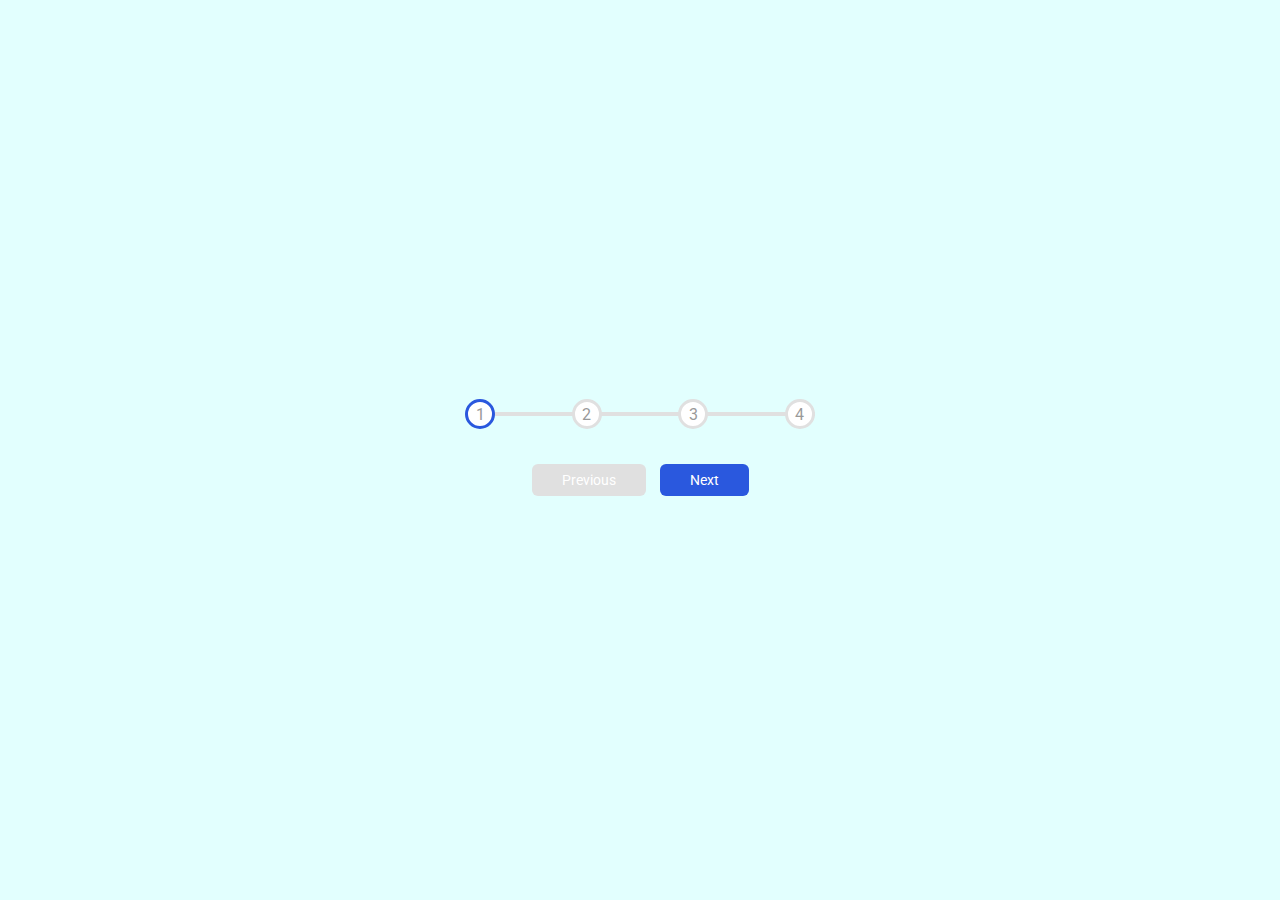
<file: 02-progress-steps/index.html>
<!DOCTYPE html>
<html lang="en">
<head>
    <meta charset="UTF-8">
    <meta name="viewport" content="width=device-width, initial-scale=1.0">
    <link rel="stylesheet" href="styles.css">
    <title>Progress Steps</title>
</head>
<body>
    <div class="container">
        <div class="progress-container">
            <div class="progress" id="progress"></div>
            <div class="circle active">1</div>
            <div class="circle">2</div>
            <div class="circle">3</div>
            <div class="circle">4</div>
        </div>
        <button class="btn" id="previous" disabled>Previous</button>
        <button class="btn" id="next">Next</button>
    </div>
    <script src="script.js"></script>
</body>
</html>
</file>
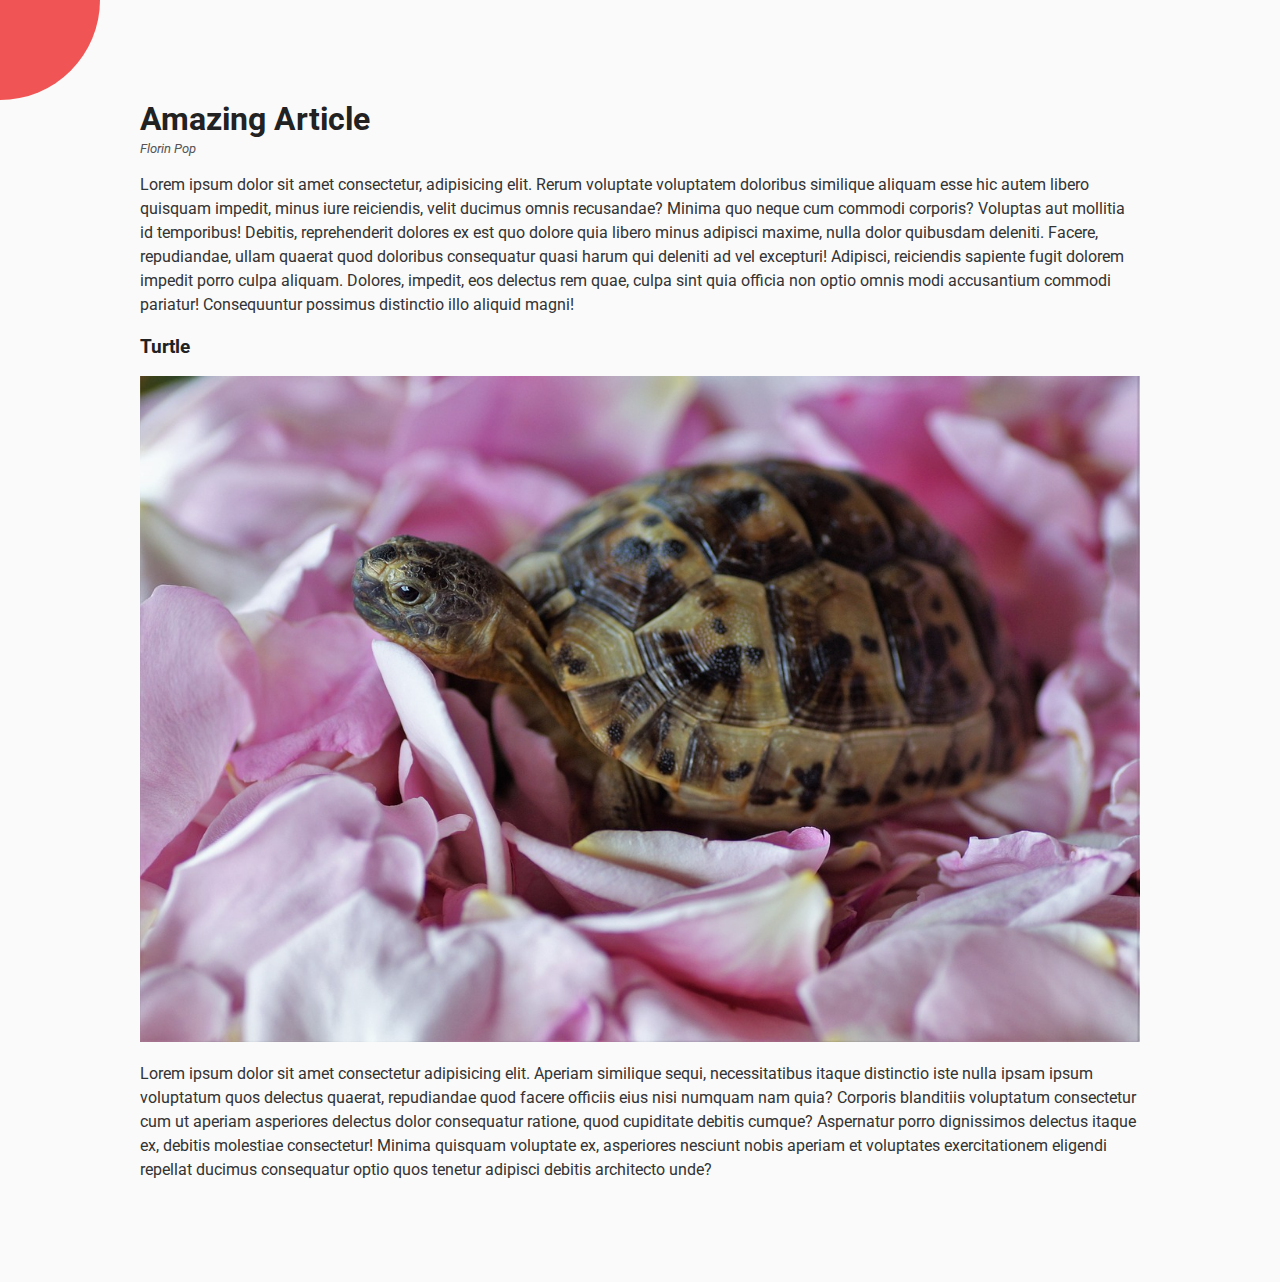
<file: 03-rotating-navigation/index.html>
<!DOCTYPE html>
<html lang="en">

<head>
    <meta charset="UTF-8">
    <meta name="viewport" content="width=device-width, initial-scale=1.0">
    <link rel="stylesheet" href="https://cdnjs.cloudflare.com/ajax/libs/font-awesome/6.5.2/css/all.min.css"
        integrity="sha512-SnH5WK+bZxgPHs44uWIX+LLJAJ9/2PkPKZ5QiAj6Ta86w+fsb2TkcmfRyVX3pBnMFcV7oQPJkl9QevSCWr3W6A=="
        crossorigin="anonymous" referrerpolicy="no-referrer" />
    <link rel="stylesheet" href="styles.css">
    <title>Initial Document</title>
</head>

<body>
    <div class="container">
        <div class="circle-container">
            <div class="circle">
                <button id="close">
                    <i class="fas fa-times"></i>
                </button>
                <button id="open">
                    <i class="fas fa-bars"></i>
                </button>
            </div>
        </div>
        <div class="content">
            <h1>Amazing Article</h1>
            <small>Florin Pop</small>
            <p>Lorem ipsum dolor sit amet consectetur, adipisicing elit. Rerum voluptate voluptatem doloribus similique
                aliquam esse hic autem libero quisquam impedit, minus iure reiciendis, velit ducimus omnis recusandae?
                Minima quo neque cum commodi corporis? Voluptas aut mollitia id temporibus! Debitis, reprehenderit
                dolores ex est quo dolore quia libero minus adipisci maxime, nulla dolor quibusdam deleniti. Facere,
                repudiandae, ullam quaerat quod doloribus consequatur quasi harum qui deleniti ad vel excepturi!
                Adipisci, reiciendis sapiente fugit dolorem impedit porro culpa aliquam. Dolores, impedit, eos delectus
                rem quae, culpa sint quia officia non optio omnis modi accusantium commodi pariatur! Consequuntur
                possimus distinctio illo aliquid magni!</p>
            <h3>Turtle</h3>
            <img src="./assets/image1.jpg" alt="turtle" />
            <p>Lorem ipsum dolor sit amet consectetur adipisicing elit. Aperiam similique sequi, necessitatibus itaque
                distinctio iste nulla ipsam ipsum voluptatum quos delectus quaerat, repudiandae quod facere officiis
                eius nisi numquam nam quia? Corporis blanditiis voluptatum consectetur cum ut aperiam asperiores
                delectus dolor consequatur ratione, quod cupiditate debitis cumque? Aspernatur porro dignissimos
                delectus itaque ex, debitis molestiae consectetur! Minima quisquam voluptate ex, asperiores nesciunt
                nobis aperiam et voluptates exercitationem eligendi repellat ducimus consequatur optio quos tenetur
                adipisci debitis architecto unde?</p>
        </div>
    </div>
    <nav>
        <ul>
            <li>
                <i class="fas fa-home"></i>
                Home
            </li>
            <li>
                <i class="fas fa-address-card"></i>
                About
            </li>
            <li>
                <i class="fas fa-envelope"></i>
                Contact
            </li>
        </ul>
    </nav>
    <script src="script.js"></script>
</body>

</html>
</file>
<file: 02-progress-steps/styles.css>
@import url('https://fonts.googleapis.com/css2?family=Roboto:ital,wght@0,100;0,300;0,400;0,500;0,700;0,900;1,100;1,300;1,400;1,500;1,700;1,900&display=swap');

:root {
    --line-border-fill: #2a58de;
    --line-border-empty: #E0E0E0;
}

* {
    box-sizing: border-box;
}

body {
    font-family: 'Roboto', sans-serif;
    display: flex;
    align-items: center;
    justify-content: center;
    height: 100vh;
    overflow: hidden;
    margin: 0;
    background-color: #e2fffe;
}

.container {
    text-align: center;
}

.progress-container {
    display: flex;
    justify-content: space-between;
    position: relative;
    margin-bottom: 30px;
    max-width: 100%;
    width: 350px;
}

.progress-container::before {
    content: '';
    background-color: var(--line-border-empty);
    position: absolute;
    top: 50%;
    left: 0;
    transform: translateY(-50%);
    height: 4px;
    width: 100%;
    z-index: -1;
}

.progress {
    background-color: var(--line-border-fill);
    position: absolute;
    top: 50%;
    left: 0;
    transform: translateY(-50%);
    height: 4px;
    width: 0%;
    z-index: -1;
    transition: 0.4s ease;
}

.circle {
    background-color: #fff;
    color: #999;
    border-radius: 50%;
    height: 30px;
    width: 30px;
    display: flex;
    align-items: center;
    justify-content: center;
    border: 3px solid var(--line-border-empty);
    transition: .4s ease;
}

.circle.active {
    border-color: var(--line-border-fill);
}

.btn {
    background-color: var(--line-border-fill);
    color: #fff;
    border: 0;
    border-radius: 6px;
    cursor: pointer;
    font-family: inherit;
    padding: 8px 30px;
    margin: 5px;
    font-size: 14px;
}

.btn:active {
    transform: scale(0.98);
}

.btn:focus {
    outline: 0;
}

.btn:disabled {
    background-color: var(--line-border-empty);
    cursor: not-allowed;
}
</file>
<file: 03-rotating-navigation/styles.css>
@import url('https://fonts.googleapis.com/css2?family=Roboto:ital,wght@0,100;0,300;0,400;0,500;0,700;0,900;1,100;1,300;1,400;1,500;1,700;1,900&display=swap');

* {
    box-sizing: border-box;
}

body {
    font-family: 'Roboto', sans-serif;
    background-color: #333;
    color: #222;
    overflow-x: hidden;
    margin: 0;
}

.container.show-nav .circle{
    transform: rotate(-70deg);
}

.container.show-nav + nav li {
    transform: translateX(0);
    transition-delay: 0.3s;
}

nav {
    position: fixed;
    bottom: 40px;
    left: 0;
    z-index: 100;
}

nav ul {
    list-style-type: none;
    padding-left:30px;
}

nav ul li {
    text-transform: uppercase;
    color: #fff;
    margin: 40px 0;
    transform: translateX(-100%);
    transition: transform 0.2s ease-in;
}

nav ul li i {
    font-size: 20px;
    margin-right: 10px;
}

nav ul li + li {
    margin-left: 15px;
    transform: translateX(-150%);
}

nav ul li + li + li {
    margin-left: 30px;
    transform: translateX(-200%);
}

.container {
    background-color: #fafafa;
    transform-origin: top left;
    transition: transform 0.5s linear;
    width: 100vw;
    min-height: 100vh;
    padding: 50px;
}

.container.show-nav {
    transform: rotate(-20deg);
}

.circle-container {
    position: fixed;
    top: -100px;
    left: -100px;
}

.circle {
    background-color: #f15454;
    height: 200px;
    width: 200px;
    border-radius: 50%;
    position: relative;
    transition: transform 0.5s linear;
}

.circle button {
    position: absolute;
    top: 50%;
    left: 50%;
    height: 100px;
    background: transparent;
    border: 0;
    font-size: 26px;
    color: #fff;
}

.circle button:focus {
    outline: none;
}

.circle button#open {
    left: 60%;
}

.circle button#close {
    top: 60%;
    transform: rotate(90deg);
    transform-origin: top left;
}

.content img {
    max-width: 100%;
}

.content {
    max-width: 1000px;
    margin: 50px auto;
}

.content h1 {
    margin: 0;
}

.content small {
    color: #555;
    font-style: italic;
}

.content p {
    color: #333;
    line-height: 1.5;
}
</file>
